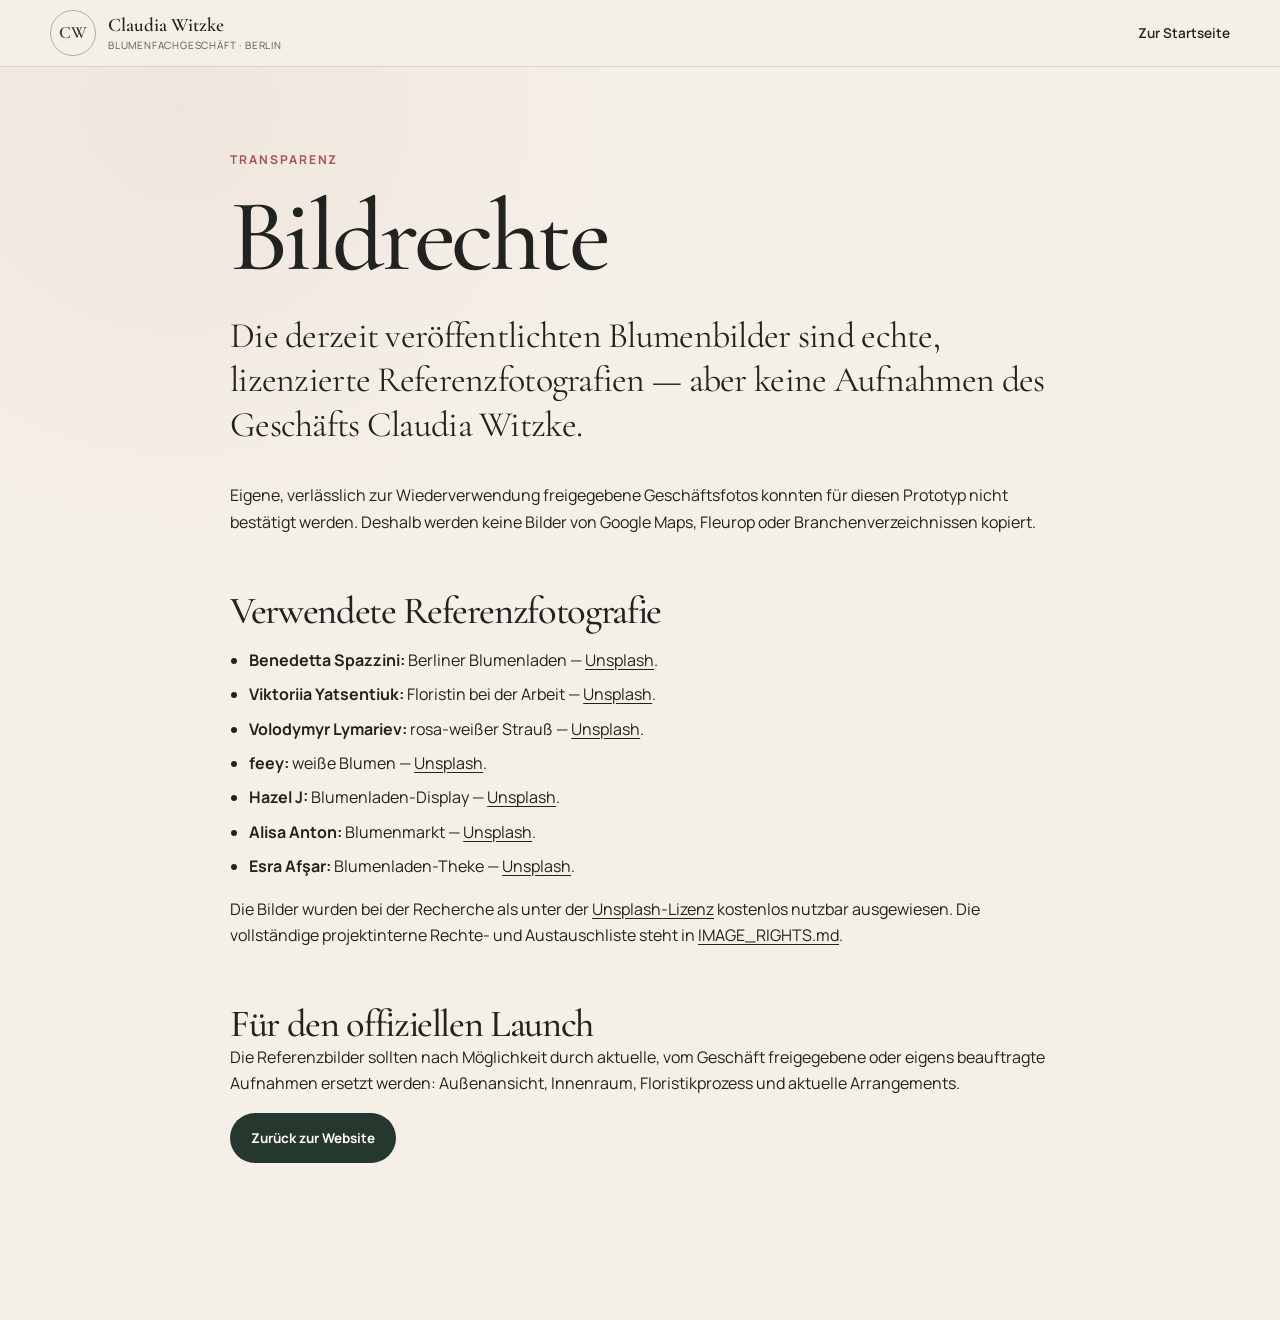
<file: bildrechte.html>
<!doctype html>
<html lang="de">
<head>
  <meta charset="utf-8">
  <meta name="viewport" content="width=device-width, initial-scale=1">
  <meta name="theme-color" content="#26372e">
  <title>Bildrechte | Claudia Witzke Website-Entwurf</title>
  <meta name="description" content="Bildquellen und Lizenzhinweise für den Claudia-Witzke Website-Entwurf.">
  <link rel="canonical" href="https://prithiraj.github.io/claudia/bildrechte.html">
  <link rel="icon" href="./favicon.svg" type="image/svg+xml">
  <link rel="stylesheet" href="./styles.css">
</head>
<body>
  <a class="skip-link" href="#main">Zum Inhalt springen</a>
  <header class="site-header is-scrolled">
    <div class="header-inner shell">
      <a class="brand" href="./index.html"><span class="brand-mark" aria-hidden="true">CW</span><span class="brand-copy"><strong>Claudia Witzke</strong><small>Blumenfachgeschäft · Berlin</small></span></a>
      <nav class="main-nav" aria-label="Seitennavigation"><a href="./index.html">Zur Startseite</a></nav>
    </div>
  </header>
  <main id="main" class="section shell legal-page" style="padding-top:150px">
    <p class="eyebrow">Transparenz</p>
    <h1 style="font-size:clamp(3.8rem,8vw,6.5rem)">Bildrechte</h1>
    <p class="lead">Die derzeit veröffentlichten Blumenbilder sind echte, lizenzierte Referenzfotografien — aber keine Aufnahmen des Geschäfts Claudia Witzke.</p>
    <p>Eigene, verlässlich zur Wiederverwendung freigegebene Geschäftsfotos konnten für diesen Prototyp nicht bestätigt werden. Deshalb werden keine Bilder von Google Maps, Fleurop oder Branchenverzeichnissen kopiert.</p>

    <h2 style="font-size:2.4rem;margin-top:58px">Verwendete Referenzfotografie</h2>
    <ul>
      <li><strong>Benedetta Spazzini:</strong> Berliner Blumenladen — <a href="https://unsplash.com/photos/XiGC40WfbEk" rel="noopener noreferrer">Unsplash</a>.</li>
      <li><strong>Viktoriia Yatsentiuk:</strong> Floristin bei der Arbeit — <a href="https://unsplash.com/photos/3DyfEiITFz4" rel="noopener noreferrer">Unsplash</a>.</li>
      <li><strong>Volodymyr Lymariev:</strong> rosa-weißer Strauß — <a href="https://unsplash.com/photos/cpYD2MQ1DMI" rel="noopener noreferrer">Unsplash</a>.</li>
      <li><strong>feey:</strong> weiße Blumen — <a href="https://unsplash.com/photos/ZsVV2S-jQOs" rel="noopener noreferrer">Unsplash</a>.</li>
      <li><strong>Hazel J:</strong> Blumenladen-Display — <a href="https://unsplash.com/photos/IVpYduh-odI" rel="noopener noreferrer">Unsplash</a>.</li>
      <li><strong>Alisa Anton:</strong> Blumenmarkt — <a href="https://unsplash.com/photos/gBaXljNA6HI" rel="noopener noreferrer">Unsplash</a>.</li>
      <li><strong>Esra Afşar:</strong> Blumenladen-Theke — <a href="https://unsplash.com/photos/2D1GrH_Dwkk" rel="noopener noreferrer">Unsplash</a>.</li>
    </ul>
    <p>Die Bilder wurden bei der Recherche als unter der <a href="https://unsplash.com/license" rel="noopener noreferrer">Unsplash-Lizenz</a> kostenlos nutzbar ausgewiesen. Die vollständige projektinterne Rechte- und Austauschliste steht in <a href="https://github.com/Prithiraj/claudia/blob/main/IMAGE_RIGHTS.md">IMAGE_RIGHTS.md</a>.</p>

    <h2 style="font-size:2.4rem;margin-top:58px">Für den offiziellen Launch</h2>
    <p>Die Referenzbilder sollten nach Möglichkeit durch aktuelle, vom Geschäft freigegebene oder eigens beauftragte Aufnahmen ersetzt werden: Außenansicht, Innenraum, Floristikprozess und aktuelle Arrangements.</p>
    <p><a class="button button-primary" href="./index.html">Zurück zur Website</a></p>
  </main>
</body>
</html>
</file>
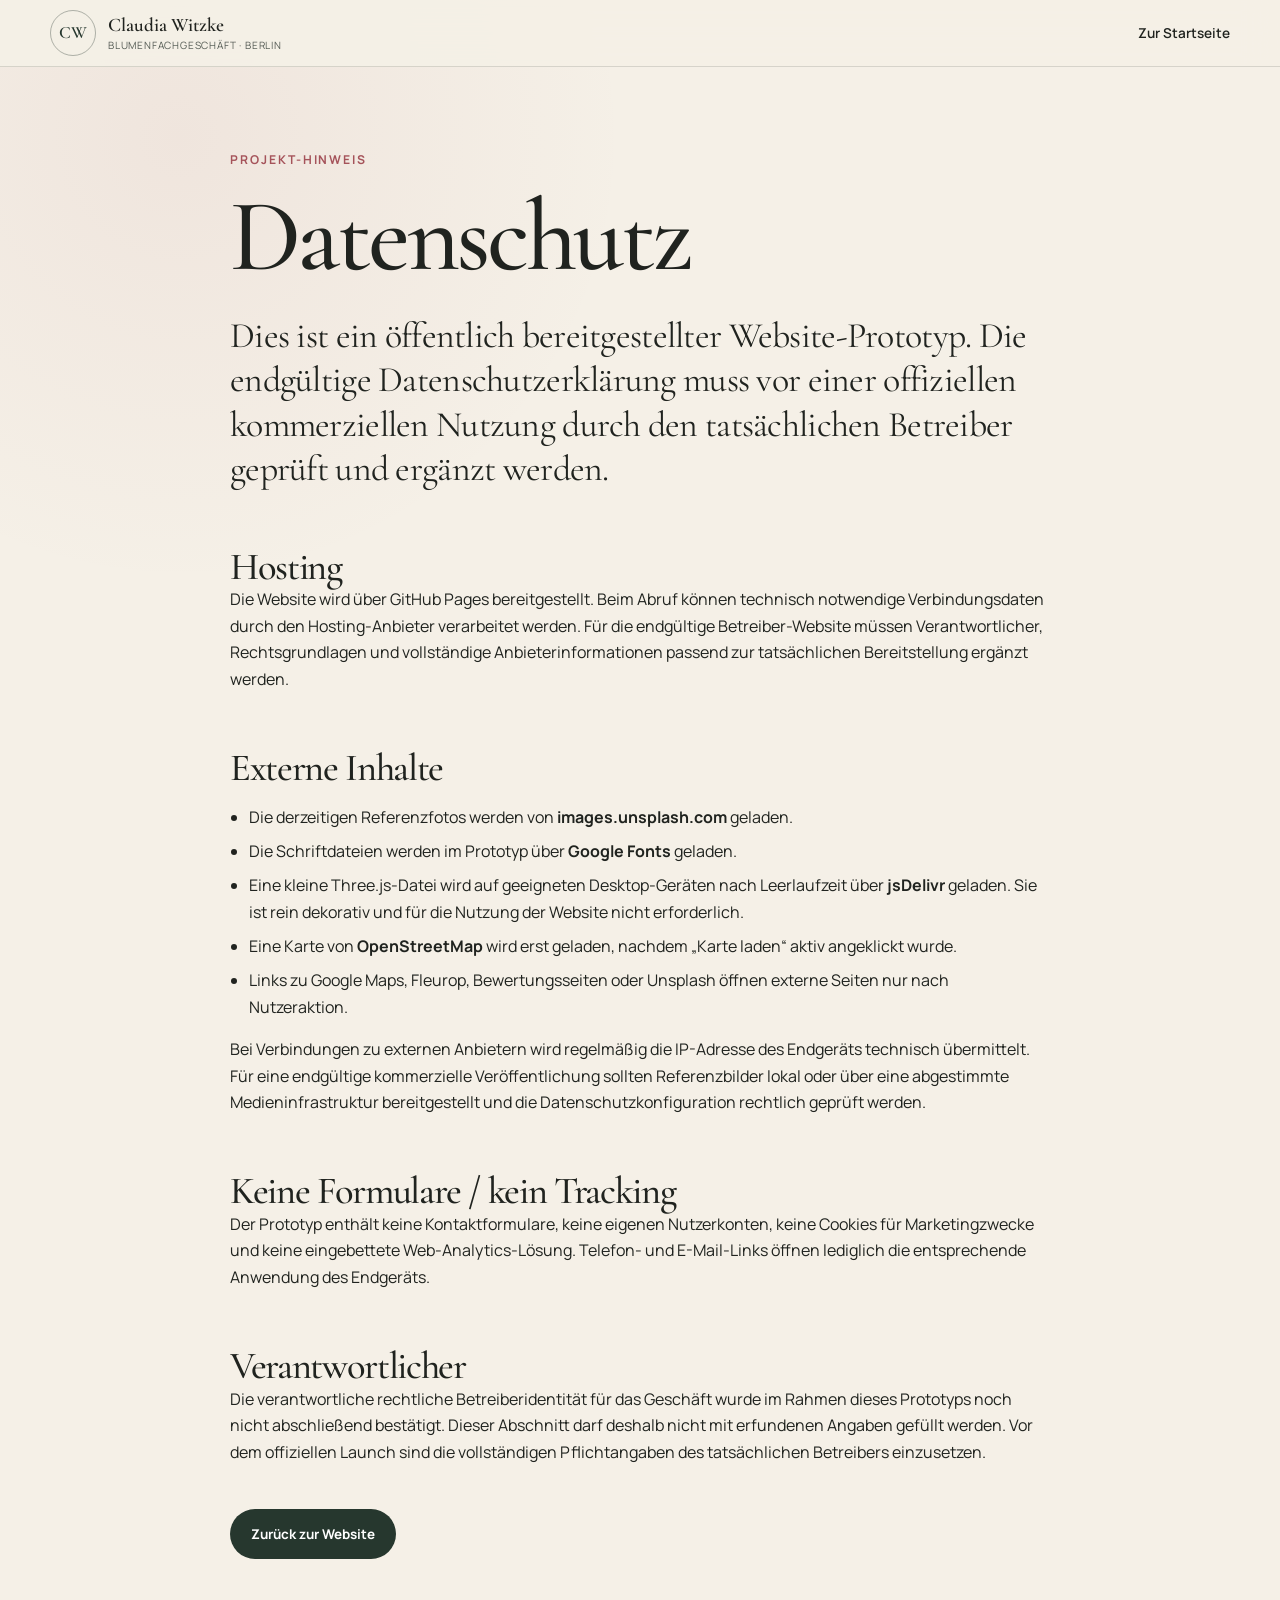
<file: datenschutz.html>
<!doctype html>
<html lang="de">
<head>
  <meta charset="utf-8">
  <meta name="viewport" content="width=device-width, initial-scale=1">
  <meta name="theme-color" content="#26372e">
  <title>Datenschutz | Claudia Witzke Website-Entwurf</title>
  <meta name="robots" content="noindex">
  <link rel="icon" href="./favicon.svg" type="image/svg+xml">
  <link rel="stylesheet" href="./styles.css">
</head>
<body>
  <a class="skip-link" href="#main">Zum Inhalt springen</a>
  <header class="site-header is-scrolled"><div class="header-inner shell"><a class="brand" href="./index.html"><span class="brand-mark" aria-hidden="true">CW</span><span class="brand-copy"><strong>Claudia Witzke</strong><small>Blumenfachgeschäft · Berlin</small></span></a><nav class="main-nav" aria-label="Seitennavigation"><a href="./index.html">Zur Startseite</a></nav></div></header>
  <main id="main" class="section shell legal-page" style="padding-top:150px">
    <p class="eyebrow">Projekt-Hinweis</p>
    <h1 style="font-size:clamp(3.8rem,8vw,6.5rem)">Datenschutz</h1>
    <p class="lead">Dies ist ein öffentlich bereitgestellter Website-Prototyp. Die endgültige Datenschutzerklärung muss vor einer offiziellen kommerziellen Nutzung durch den tatsächlichen Betreiber geprüft und ergänzt werden.</p>

    <h2 style="font-size:2.4rem;margin-top:58px">Hosting</h2>
    <p>Die Website wird über GitHub Pages bereitgestellt. Beim Abruf können technisch notwendige Verbindungsdaten durch den Hosting-Anbieter verarbeitet werden. Für die endgültige Betreiber-Website müssen Verantwortlicher, Rechtsgrundlagen und vollständige Anbieterinformationen passend zur tatsächlichen Bereitstellung ergänzt werden.</p>

    <h2 style="font-size:2.4rem;margin-top:58px">Externe Inhalte</h2>
    <ul>
      <li>Die derzeitigen Referenzfotos werden von <strong>images.unsplash.com</strong> geladen.</li>
      <li>Die Schriftdateien werden im Prototyp über <strong>Google Fonts</strong> geladen.</li>
      <li>Eine kleine Three.js-Datei wird auf geeigneten Desktop-Geräten nach Leerlaufzeit über <strong>jsDelivr</strong> geladen. Sie ist rein dekorativ und für die Nutzung der Website nicht erforderlich.</li>
      <li>Eine Karte von <strong>OpenStreetMap</strong> wird erst geladen, nachdem „Karte laden“ aktiv angeklickt wurde.</li>
      <li>Links zu Google Maps, Fleurop, Bewertungsseiten oder Unsplash öffnen externe Seiten nur nach Nutzeraktion.</li>
    </ul>
    <p>Bei Verbindungen zu externen Anbietern wird regelmäßig die IP-Adresse des Endgeräts technisch übermittelt. Für eine endgültige kommerzielle Veröffentlichung sollten Referenzbilder lokal oder über eine abgestimmte Medieninfrastruktur bereitgestellt und die Datenschutzkonfiguration rechtlich geprüft werden.</p>

    <h2 style="font-size:2.4rem;margin-top:58px">Keine Formulare / kein Tracking</h2>
    <p>Der Prototyp enthält keine Kontaktformulare, keine eigenen Nutzerkonten, keine Cookies für Marketingzwecke und keine eingebettete Web-Analytics-Lösung. Telefon- und E-Mail-Links öffnen lediglich die entsprechende Anwendung des Endgeräts.</p>

    <h2 style="font-size:2.4rem;margin-top:58px">Verantwortlicher</h2>
    <p>Die verantwortliche rechtliche Betreiberidentität für das Geschäft wurde im Rahmen dieses Prototyps noch nicht abschließend bestätigt. Dieser Abschnitt darf deshalb nicht mit erfundenen Angaben gefüllt werden. Vor dem offiziellen Launch sind die vollständigen Pflichtangaben des tatsächlichen Betreibers einzusetzen.</p>

    <p style="margin-top:44px"><a class="button button-primary" href="./index.html">Zurück zur Website</a></p>
  </main>
</body>
</html>
</file>
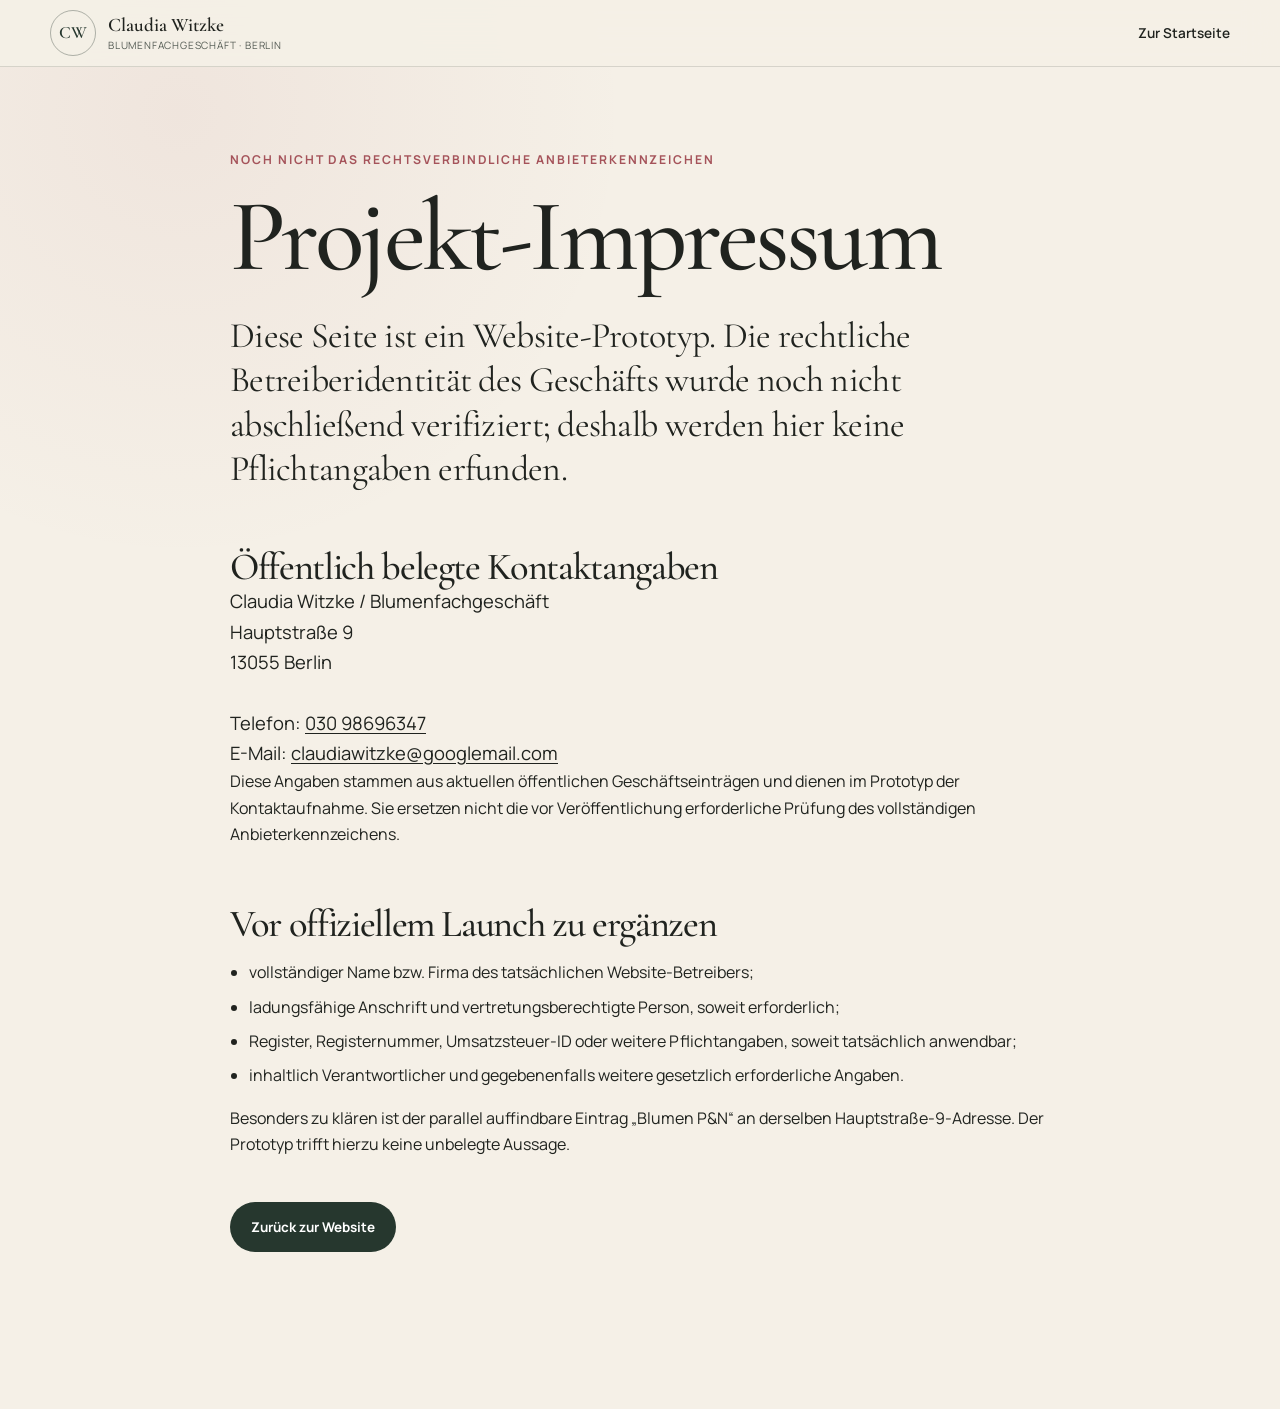
<file: impressum.html>
<!doctype html>
<html lang="de">
<head>
  <meta charset="utf-8">
  <meta name="viewport" content="width=device-width, initial-scale=1">
  <meta name="theme-color" content="#26372e">
  <title>Projekt-Impressum | Claudia Witzke Website-Entwurf</title>
  <meta name="robots" content="noindex">
  <link rel="icon" href="./favicon.svg" type="image/svg+xml">
  <link rel="stylesheet" href="./styles.css">
</head>
<body>
  <a class="skip-link" href="#main">Zum Inhalt springen</a>
  <header class="site-header is-scrolled"><div class="header-inner shell"><a class="brand" href="./index.html"><span class="brand-mark" aria-hidden="true">CW</span><span class="brand-copy"><strong>Claudia Witzke</strong><small>Blumenfachgeschäft · Berlin</small></span></a><nav class="main-nav" aria-label="Seitennavigation"><a href="./index.html">Zur Startseite</a></nav></div></header>
  <main id="main" class="section shell legal-page" style="padding-top:150px">
    <p class="eyebrow">Noch nicht das rechtsverbindliche Anbieterkennzeichen</p>
    <h1 style="font-size:clamp(3.8rem,8vw,6.5rem)">Projekt-Impressum</h1>
    <p class="lead">Diese Seite ist ein Website-Prototyp. Die rechtliche Betreiberidentität des Geschäfts wurde noch nicht abschließend verifiziert; deshalb werden hier keine Pflichtangaben erfunden.</p>

    <h2 style="font-size:2.4rem;margin-top:58px">Öffentlich belegte Kontaktangaben</h2>
    <address style="font-style:normal;font-size:1.15rem">
      Claudia Witzke / Blumenfachgeschäft<br>
      Hauptstraße 9<br>
      13055 Berlin<br><br>
      Telefon: <a href="tel:+493098696347">030 98696347</a><br>
      E-Mail: <a href="mailto:claudiawitzke@googlemail.com">claudiawitzke@googlemail.com</a>
    </address>
    <p>Diese Angaben stammen aus aktuellen öffentlichen Geschäftseinträgen und dienen im Prototyp der Kontaktaufnahme. Sie ersetzen nicht die vor Veröffentlichung erforderliche Prüfung des vollständigen Anbieterkennzeichens.</p>

    <h2 style="font-size:2.4rem;margin-top:58px">Vor offiziellem Launch zu ergänzen</h2>
    <ul>
      <li>vollständiger Name bzw. Firma des tatsächlichen Website-Betreibers;</li>
      <li>ladungsfähige Anschrift und vertretungsberechtigte Person, soweit erforderlich;</li>
      <li>Register, Registernummer, Umsatzsteuer-ID oder weitere Pflichtangaben, soweit tatsächlich anwendbar;</li>
      <li>inhaltlich Verantwortlicher und gegebenenfalls weitere gesetzlich erforderliche Angaben.</li>
    </ul>
    <p>Besonders zu klären ist der parallel auffindbare Eintrag „Blumen P&amp;N“ an derselben Hauptstraße-9-Adresse. Der Prototyp trifft hierzu keine unbelegte Aussage.</p>

    <p style="margin-top:44px"><a class="button button-primary" href="./index.html">Zurück zur Website</a></p>
  </main>
</body>
</html>
</file>
<file: styles.css>
@import url('https://fonts.googleapis.com/css2?family=Cormorant+Garamond:ital,wght@0,500;0,600;1,500&family=Manrope:wght@400;500;600;700&display=swap');

:root {
  --ink: #20231f; --ink-soft: #545b54; --leaf-deep: #26372e; --leaf-deeper: #19261f;
  --paper: #f5f0e7; --cream: #fcfaf5; --petal: #a5535a; --stem: #78836c; --brass: #b49562;
  --line: rgba(32,35,31,.14); --shadow: 0 24px 70px rgba(32,35,31,.12);
  --serif: 'Cormorant Garamond', Georgia, 'Times New Roman', serif;
  --sans: 'Manrope', ui-sans-serif, system-ui, -apple-system, BlinkMacSystemFont, 'Segoe UI', sans-serif;
  --shell: min(1180px, calc(100vw - 40px)); --radius: 28px;
}
*{box-sizing:border-box} html{scroll-behavior:smooth;background:var(--paper)}
body{margin:0;color:var(--ink);background:radial-gradient(circle at 14% 8%,rgba(165,83,90,.07),transparent 28rem),var(--paper);font-family:var(--sans);font-size:16px;line-height:1.65;-webkit-font-smoothing:antialiased}
img{display:block;max-width:100%} a{color:inherit;text-underline-offset:3px} button,input,textarea,select{font:inherit} button{color:inherit} ::selection{background:rgba(165,83,90,.22)}
.sr-only{position:absolute;width:1px;height:1px;padding:0;margin:-1px;overflow:hidden;clip:rect(0,0,0,0);white-space:nowrap;border:0}
.skip-link{position:fixed;z-index:1000;left:18px;top:12px;padding:10px 14px;background:var(--leaf-deep);color:#fff;transform:translateY(-150%);border-radius:999px}.skip-link:focus{transform:translateY(0)}
.shell{width:var(--shell);margin-inline:auto}.section{padding:clamp(84px,11vw,148px) 0}.eyebrow{margin:0 0 16px;font-size:.76rem;font-weight:700;letter-spacing:.16em;text-transform:uppercase;color:var(--petal)}.eyebrow-light{color:#d7b4ae}
h1,h2,h3,p{margin-top:0}h1,h2{font-family:var(--serif);font-weight:500;line-height:.98;letter-spacing:-.035em}h1 em,h2 em{color:var(--petal);font-weight:500}h1{font-size:clamp(4.15rem,8.2vw,7.6rem);margin-bottom:28px}h2{font-size:clamp(3.15rem,6vw,5.8rem);margin-bottom:0}h3{line-height:1.2}
.site-header{position:fixed;z-index:100;inset:0 0 auto;padding:16px 0;transition:background 220ms ease,border-color 220ms ease,padding 220ms ease;border-bottom:1px solid transparent}.site-header.is-scrolled{padding:10px 0;background:rgba(245,240,231,.92);border-color:var(--line);backdrop-filter:blur(16px)}
.header-inner{display:flex;align-items:center;justify-content:space-between;gap:26px}.brand{display:inline-flex;align-items:center;gap:12px;text-decoration:none}.brand-mark{display:grid;place-items:center;width:46px;height:46px;border-radius:50%;border:1px solid rgba(38,55,46,.35);color:var(--leaf-deep);font-family:var(--serif);font-size:1.08rem;font-weight:600;letter-spacing:.02em}.brand-copy{display:grid;line-height:1.1}.brand-copy strong{font-family:var(--serif);font-size:1.2rem;font-weight:600}.brand-copy small{margin-top:4px;font-size:.63rem;letter-spacing:.08em;text-transform:uppercase;color:var(--ink-soft)}
.main-nav{display:flex;align-items:center;gap:28px}.main-nav a{text-decoration:none;font-size:.85rem;font-weight:600}.main-nav a:not(.nav-call){position:relative}.main-nav a:not(.nav-call)::after{content:'';position:absolute;inset:auto 0 -6px;height:1px;background:currentColor;transform:scaleX(0);transform-origin:right;transition:transform 180ms ease}.main-nav a:not(.nav-call):hover::after,.main-nav a:not(.nav-call):focus-visible::after{transform:scaleX(1);transform-origin:left}.nav-call{padding:10px 18px;border:1px solid rgba(38,55,46,.5);border-radius:999px}.menu-toggle{display:none}
.hero{position:relative;overflow:hidden;min-height:100svh;padding:clamp(128px,15vw,182px) 0 70px}.hero::before{content:'';position:absolute;width:44vw;height:44vw;max-width:640px;max-height:640px;border:1px solid rgba(120,131,108,.22);border-radius:50%;left:-22vw;top:18%;pointer-events:none}.hero-ambient{position:absolute;inset:0;opacity:.55;pointer-events:none}#hero-canvas{width:100%;height:100%;display:block}
.hero-grid{position:relative;z-index:1;display:grid;grid-template-columns:minmax(0,1.04fr) minmax(380px,.86fr);gap:clamp(40px,6vw,90px);align-items:center}.hero-copy{padding-top:4vh}.hero-lede{max-width:620px;font-size:clamp(1.05rem,1.4vw,1.22rem);color:var(--ink-soft)}.hero-actions{display:flex;flex-wrap:wrap;gap:12px;margin:34px 0 42px}
.button{display:inline-flex;min-height:50px;align-items:center;justify-content:center;gap:10px;padding:13px 20px;border:1px solid transparent;border-radius:999px;text-decoration:none;font-size:.84rem;font-weight:700;cursor:pointer;transition:transform 180ms ease,background 180ms ease,border-color 180ms ease}.button svg{width:18px;height:18px;fill:none;stroke:currentColor;stroke-width:1.7;stroke-linecap:round;stroke-linejoin:round}.button:hover{transform:translateY(-2px)}.button:focus-visible,.main-nav a:focus-visible,.gallery-button:focus-visible,.menu-toggle:focus-visible,.lightbox button:focus-visible{outline:3px solid rgba(165,83,90,.45);outline-offset:3px}.button-primary{background:var(--leaf-deep);color:#fff}.button-primary:hover{background:var(--leaf-deeper)}.button-ghost{border-color:rgba(32,35,31,.24);background:rgba(252,250,245,.45)}.button-light{background:var(--cream);color:var(--leaf-deeper)}.button-outline-light{border-color:rgba(255,255,255,.45);color:#fff}.button-full{width:100%}
.hero-facts{display:flex;gap:clamp(22px,4vw,52px);margin:0}.hero-facts div{display:grid;gap:3px}.hero-facts dt{font-size:.7rem;text-transform:uppercase;letter-spacing:.12em;color:var(--ink-soft)}.hero-facts dd{margin:0;font-size:.88rem;font-weight:700}.hero-photo{position:relative;margin:0;transform:rotate(1.5deg)}.hero-photo::after{content:'';position:absolute;z-index:-1;inset:18px -18px -18px 18px;border:1px solid rgba(165,83,90,.34);border-radius:220px 220px 26px 26px}.hero-photo picture{display:block;overflow:hidden;border-radius:240px 240px 28px 28px;box-shadow:var(--shadow);background:#d8d0c5}.hero-photo img{width:100%;aspect-ratio:.78;object-fit:cover}.hero-photo figcaption{position:absolute;left:22px;right:22px;bottom:18px;padding:10px 12px;background:rgba(26,36,30,.82);color:#fff;border-radius:12px;font-size:.64rem;line-height:1.35;backdrop-filter:blur(7px)}.hero-photo figcaption span{display:block;margin-bottom:2px;color:#e9c7c1;font-weight:700;text-transform:uppercase;letter-spacing:.08em}
.trust-band{border-block:1px solid var(--line);background:rgba(252,250,245,.48)}.trust-grid{display:grid;grid-template-columns:1.2fr 1fr 1fr}.trust-grid>*{min-height:112px;padding:24px 30px;margin:0;display:grid;align-content:center;text-decoration:none;border-right:1px solid var(--line)}.trust-grid>*:first-child{padding-left:0}.trust-grid>*:last-child{border-right:0;padding-right:0}.trust-grid strong{font-size:.92rem}.trust-grid small{color:var(--ink-soft);font-size:.7rem}.trust-kicker{color:var(--petal);font-size:.65rem;text-transform:uppercase;letter-spacing:.12em;font-weight:700}.rating-chip{grid-template-columns:auto auto;column-gap:14px;justify-content:start}.rating-chip small{grid-column:1/-1}.rating-stars{letter-spacing:.08em;color:var(--brass);white-space:nowrap}.rating-stars span{color:#d7cfc3}
.intro-grid{display:grid;grid-template-columns:.95fr 1.05fr;gap:clamp(50px,9vw,120px);align-items:start}.section-heading{max-width:620px}.intro-copy{max-width:650px;padding-top:42px}.lead{font-family:var(--serif);font-size:clamp(1.7rem,2.8vw,2.45rem);line-height:1.23;letter-spacing:-.02em}.intro-copy>p:not(.lead){color:var(--ink-soft)}.text-link{display:inline-flex;gap:8px;margin-top:8px;font-weight:700;text-decoration-thickness:1px}.service-grid{display:grid;grid-template-columns:repeat(3,1fr);margin-top:88px;border-top:1px solid var(--line)}.service-card{position:relative;padding:38px 28px 20px 0;border-right:1px solid var(--line)}.service-card+.service-card{padding-left:28px}.service-card:last-child{border-right:0}.service-number{color:var(--petal);font-family:var(--serif);font-size:1.2rem}.service-card h3{margin:40px 0 12px;font-family:var(--serif);font-size:2rem;font-weight:600}.service-card p{max-width:310px;margin:0;color:var(--ink-soft);font-size:.9rem}
.section-dark{position:relative;overflow:hidden;background:var(--leaf-deep);color:#fff}.section-dark::after{content:'✦';position:absolute;right:-.08em;bottom:-.25em;font-family:var(--serif);font-size:clamp(14rem,32vw,34rem);color:rgba(255,255,255,.025);line-height:1}.craft-grid{position:relative;z-index:1;display:grid;grid-template-columns:.92fr 1.08fr;gap:clamp(50px,8vw,120px);align-items:center}.craft-photo{margin:0;position:relative}.craft-photo img{width:100%;aspect-ratio:.83;object-fit:cover;border-radius:220px 220px 18px 18px}.craft-photo figcaption{margin-top:10px;color:rgba(255,255,255,.56);font-size:.65rem}.craft-copy h2{max-width:670px}.craft-copy h2 em{color:#d7b4ae}.craft-copy>p:not(.eyebrow){max-width:590px;margin-top:30px;color:rgba(255,255,255,.72)}.craft-note{display:flex;align-items:flex-start;gap:16px;max-width:580px;margin:34px 0;padding:22px 0;border-block:1px solid rgba(255,255,255,.16)}.craft-note span{color:#d7b4ae}.craft-note p{margin:0;color:rgba(255,255,255,.78)}
.gallery-heading{display:flex;justify-content:space-between;gap:40px;align-items:end;margin-bottom:50px}.gallery-disclaimer{max-width:500px;margin:0;padding-left:22px;border-left:1px solid var(--line);color:var(--ink-soft);font-size:.78rem}.gallery{display:grid;grid-template-columns:repeat(12,1fr);gap:18px}.gallery-item{grid-column:span 4;margin:0}.gallery-item-tall{grid-column:span 5;grid-row:span 2}.gallery-item-wide{grid-column:span 8}.gallery-button{display:block;width:100%;padding:0;overflow:hidden;position:relative;border:0;background:#dcd4c8;cursor:zoom-in;border-radius:18px}.gallery-button img{width:100%;aspect-ratio:1.16;object-fit:cover;transition:transform 420ms cubic-bezier(.2,.7,.2,1)}.gallery-item-tall .gallery-button img{aspect-ratio:.82}.gallery-item-wide .gallery-button img{aspect-ratio:1.85}.gallery-button:hover img{transform:scale(1.025)}.gallery-item figcaption{padding:8px 2px 0;font-size:.63rem;color:var(--ink-soft)}.photo-tag{position:absolute;top:12px;left:12px;padding:6px 9px;border-radius:999px;background:rgba(31,35,31,.74);color:#fff;font-size:.6rem;font-weight:700;letter-spacing:.07em;text-transform:uppercase;backdrop-filter:blur(5px)}
.review-section{padding:72px 0;background:#ebe2d6;border-block:1px solid rgba(32,35,31,.09)}.review-grid{display:grid;grid-template-columns:.9fr 1.1fr;gap:clamp(40px,8vw,110px);align-items:center}.rating-lockup{display:flex;align-items:center;gap:22px}.rating-number{margin:0;font-family:var(--serif);font-size:clamp(5rem,9vw,8.5rem);line-height:.75}.rating-stars-large{font-size:1.1rem}.rating-lockup p:not(.rating-number){margin:8px 0 0;font-size:.82rem}.rating-lockup small{color:var(--ink-soft)}.review-quote{margin:0;padding-left:clamp(28px,5vw,68px);border-left:1px solid rgba(32,35,31,.18)}.review-quote p{margin:0 0 14px;font-family:var(--serif);font-size:clamp(2.4rem,4vw,4.2rem);line-height:1.05;letter-spacing:-.03em}.review-quote footer{color:var(--ink-soft);font-size:.7rem}
.visit-heading{margin-bottom:50px}.visit-grid{display:grid;grid-template-columns:1.18fr .82fr;gap:clamp(40px,7vw,90px)}.map-card{min-height:620px;position:relative;overflow:hidden;border-radius:var(--radius);background:#d8ded2;isolation:isolate}.map-art{position:absolute;inset:0;background:radial-gradient(circle at 65% 42%,#eef1e8 0 9%,transparent 9.5%),linear-gradient(135deg,#dbe1d5,#eef0e9)}.map-art::before,.map-art::after{content:'';position:absolute;background:rgba(255,255,255,.72);box-shadow:0 0 0 1px rgba(55,70,60,.04)}.map-art::before{width:130%;height:46px;transform:rotate(-24deg);left:-12%;top:48%}.map-art::after{width:52px;height:130%;transform:rotate(14deg);left:58%;top:-14%}.map-road{position:absolute;display:block;border:2px solid rgba(120,131,108,.21);border-radius:999px}.map-road-a{width:46%;height:26%;left:7%;top:12%;transform:rotate(14deg)}.map-road-b{width:54%;height:19%;right:5%;bottom:12%;transform:rotate(-10deg)}.map-road-c{width:22%;height:70%;left:23%;top:18%;transform:rotate(12deg)}.map-pin{position:absolute;z-index:2;left:60%;top:42%;width:58px;height:58px;border-radius:50% 50% 50% 0;background:var(--petal);transform:translate(-50%,-50%) rotate(-45deg);box-shadow:0 10px 30px rgba(74,40,42,.24)}.map-pin i{position:absolute;width:18px;height:18px;border-radius:50%;background:var(--cream);left:20px;top:20px}.map-overlay{position:absolute;z-index:3;left:26px;bottom:26px;padding:22px;width:min(330px,calc(100% - 52px));border-radius:18px;background:rgba(252,250,245,.92);box-shadow:var(--shadow);backdrop-filter:blur(10px)}.map-overlay p{margin-bottom:16px}.map-card iframe{position:absolute;z-index:2;inset:0;width:100%;height:100%;border:0}.visit-info{display:grid;gap:40px;align-content:start}.contact-block address{margin-bottom:26px;font-family:var(--serif);font-size:2rem;line-height:1.22;font-style:normal}.contact-line{display:grid;grid-template-columns:70px minmax(0,1fr);gap:18px;padding:14px 0;border-top:1px solid var(--line);text-decoration:none}.contact-line:last-child{border-bottom:1px solid var(--line)}.contact-line span{color:var(--ink-soft);font-size:.7rem}.contact-line strong{font-size:.85rem;overflow-wrap:anywhere}.hours-block h3{font-family:var(--serif);font-size:2rem;margin-bottom:18px}.hours-list{margin:0}.hours-list div{display:flex;justify-content:space-between;gap:18px;padding:8px 0;border-bottom:1px solid rgba(32,35,31,.07);font-size:.82rem}.hours-list dd{margin:0;font-weight:700}.data-note{margin:14px 0 0;color:var(--ink-soft);font-size:.68rem}
.final-cta{padding:clamp(90px,12vw,160px) 0;background:var(--leaf-deeper);color:#fff;text-align:center}.final-cta-inner{display:grid;justify-items:center}.final-cta h2{max-width:980px}.final-cta h2 em{color:#d7b4ae}.final-actions{display:flex;flex-wrap:wrap;justify-content:center;gap:12px;margin-top:42px}
.site-footer{padding:64px 0 88px;background:#efe7dc}.footer-grid{display:grid;grid-template-columns:1.6fr .8fr .6fr;gap:60px}.footer-brand{margin-bottom:18px}.footer-note{max-width:520px;margin:0;color:var(--ink-soft);font-size:.75rem}.site-footer h3{margin-bottom:12px;font-family:var(--serif);font-size:1.5rem}.site-footer p{color:var(--ink-soft);font-size:.78rem}.footer-bottom{display:flex;justify-content:space-between;gap:20px;margin-top:52px;padding-top:20px;border-top:1px solid var(--line);color:var(--ink-soft);font-size:.66rem}.mobile-actions{display:none}
.lightbox{width:min(1080px,calc(100vw - 32px));max-width:none;max-height:calc(100vh - 32px);padding:0;border:0;border-radius:18px;background:#171b18;color:#fff;overflow:hidden}.lightbox::backdrop{background:rgba(17,20,18,.83);backdrop-filter:blur(8px)}.lightbox figure{display:grid;height:min(84vh,760px);margin:0}.lightbox img{width:100%;height:100%;min-height:0;object-fit:contain}.lightbox figcaption{position:absolute;left:18px;bottom:12px;font-size:.68rem;color:rgba(255,255,255,.72)}.lightbox button{position:absolute;z-index:2;border:1px solid rgba(255,255,255,.2);background:rgba(20,25,21,.7);color:#fff;border-radius:50%;cursor:pointer}.lightbox-close{top:16px;right:16px;width:44px;height:44px;font-size:1.5rem}.lightbox-prev,.lightbox-next{top:50%;transform:translateY(-50%);width:48px;height:48px}.lightbox-prev{left:16px}.lightbox-next{right:16px}
.reveal{opacity:0;transform:translateY(16px);transition:opacity 650ms ease,transform 650ms cubic-bezier(.2,.7,.2,1)}.reveal.is-visible{opacity:1;transform:none}.reveal-delay-1{transition-delay:80ms}.reveal-delay-2{transition-delay:160ms}
.legal-page{max-width:820px}.legal-page ul{padding-left:1.2rem}.legal-page li{margin:.5rem 0}
@media(max-width:980px){:root{--shell:min(100% - 32px,760px)}.main-nav{position:fixed;inset:73px 16px auto;display:grid;gap:0;padding:10px;background:rgba(245,240,231,.98);border:1px solid var(--line);border-radius:18px;box-shadow:var(--shadow);transform:translateY(-12px);opacity:0;pointer-events:none;transition:160ms ease}.main-nav.is-open{transform:none;opacity:1;pointer-events:auto}.main-nav a{padding:14px 12px;border-radius:12px}.main-nav a:not(.nav-call)::after{display:none}.nav-call{background:var(--leaf-deep);color:#fff;text-align:center}.menu-toggle{display:grid;width:44px;height:44px;place-items:center;gap:5px;padding:12px;border:1px solid var(--line);border-radius:50%;background:rgba(252,250,245,.6)}.menu-toggle span:not(.sr-only){display:block;width:18px;height:1px;background:currentColor}.hero{padding-top:118px;min-height:auto}.hero-grid{grid-template-columns:1fr}.hero-copy{padding-top:0}.hero-photo{width:min(100%,640px);margin-inline:auto}.trust-grid{grid-template-columns:1fr}.trust-grid>*{border-right:0;border-bottom:1px solid var(--line);padding-inline:0}.trust-grid>*:last-child{border-bottom:0}.intro-grid,.craft-grid,.review-grid,.visit-grid,.footer-grid{grid-template-columns:1fr}.intro-copy{padding-top:0}.service-grid{grid-template-columns:1fr}.service-card,.service-card+.service-card{padding:28px 0;border-right:0;border-bottom:1px solid var(--line)}.service-card h3{margin-top:18px}.service-card:last-child{border-bottom:0}.craft-photo{width:min(100%,600px)}.gallery-heading{display:grid;align-items:start}.gallery{grid-template-columns:repeat(6,1fr)}.gallery-item,.gallery-item-tall{grid-column:span 3}.gallery-item-wide{grid-column:span 6}.review-quote{padding:34px 0 0;border-left:0;border-top:1px solid rgba(32,35,31,.18)}.map-card{min-height:480px}.footer-grid{gap:34px}}
@media(max-width:640px){:root{--shell:calc(100vw - 28px);--radius:20px}body{padding-bottom:62px}.brand-copy small{display:none}.site-header{padding:10px 0}.brand-mark{width:40px;height:40px}.hero{padding:104px 0 54px}h1{font-size:clamp(3.55rem,18vw,5.5rem)}h2{font-size:clamp(3rem,14vw,4.4rem)}.hero-actions{display:grid;grid-template-columns:1fr 1fr}.button{padding-inline:14px}.hero-facts{display:grid;grid-template-columns:1fr 1fr;gap:18px 22px}.hero-facts div:last-child{grid-column:1/-1}.hero-photo::after{inset:10px -8px -10px 8px}.hero-photo figcaption{left:12px;right:12px;bottom:12px}.section{padding:82px 0}.service-grid{margin-top:52px}.craft-photo img{border-radius:170px 170px 16px 16px}.gallery{display:grid;grid-template-columns:1fr 1fr;gap:10px}.gallery-item,.gallery-item-tall,.gallery-item-wide{grid-column:span 1}.gallery-item-wide{grid-column:1/-1}.gallery-button img,.gallery-item-tall .gallery-button img{aspect-ratio:.86}.gallery-item-wide .gallery-button img{aspect-ratio:1.55}.review-section{padding:58px 0}.rating-number{font-size:5.4rem}.review-quote p{font-size:2.55rem}.map-card{min-height:420px}.contact-block address{font-size:1.75rem}.final-cta{padding:88px 0}.final-actions{width:100%;display:grid;grid-template-columns:1fr 1fr}.footer-bottom{display:grid}.mobile-actions{position:fixed;z-index:90;inset:auto 0 0;display:grid;grid-template-columns:1fr 1fr;padding:8px 10px max(8px,env(safe-area-inset-bottom));background:rgba(245,240,231,.95);border-top:1px solid var(--line);backdrop-filter:blur(14px)}.mobile-actions a{min-height:44px;display:grid;place-items:center;text-decoration:none;font-size:.78rem;font-weight:700}.mobile-actions a:first-child{background:var(--leaf-deep);color:#fff;border-radius:999px}.lightbox-prev,.lightbox-next{width:42px;height:42px}}
@media(prefers-reduced-motion:reduce){html{scroll-behavior:auto}*,*::before,*::after{scroll-behavior:auto!important;animation-duration:.01ms!important;animation-iteration-count:1!important;transition-duration:.01ms!important}.reveal{opacity:1;transform:none}#hero-canvas{display:none}.gallery-button:hover img,.button:hover{transform:none}}
@media(prefers-contrast:more){:root{--line:rgba(32,35,31,.34)}.button-ghost{border-color:var(--ink)}}
</file>
